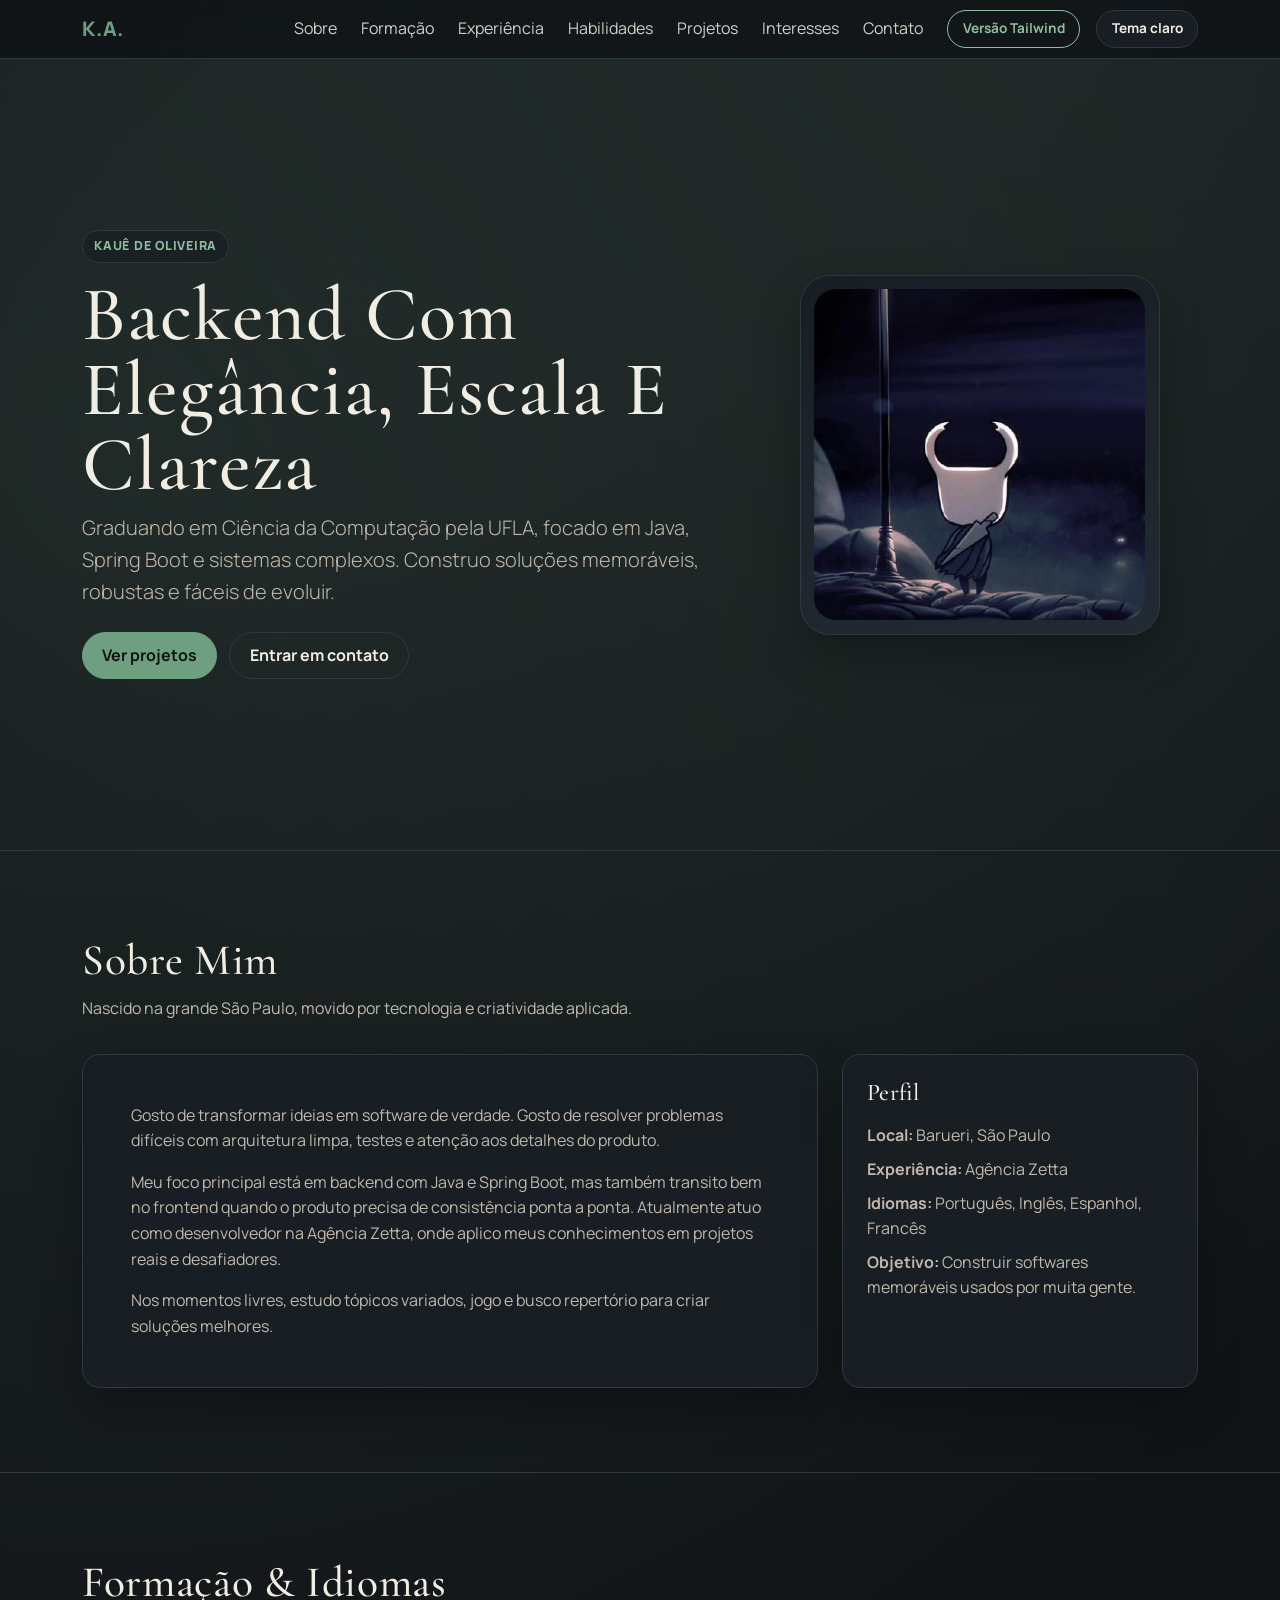
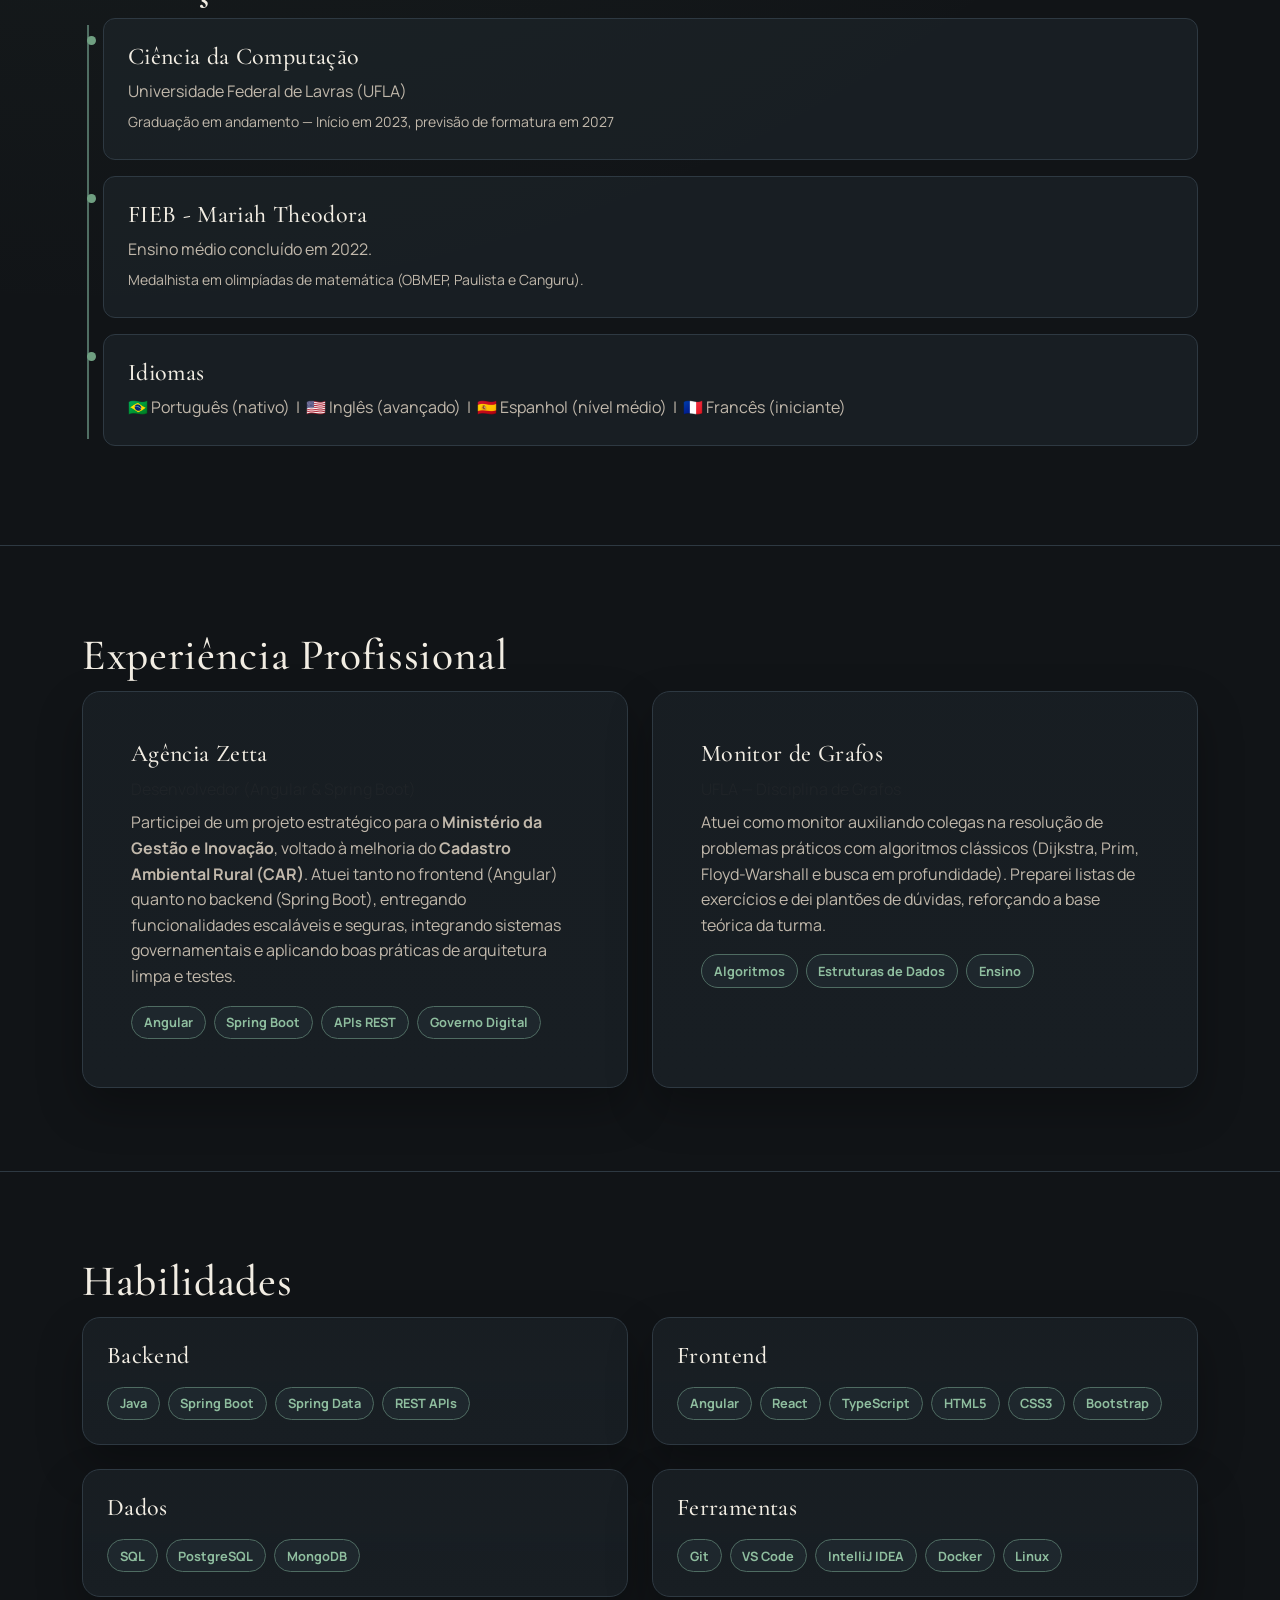
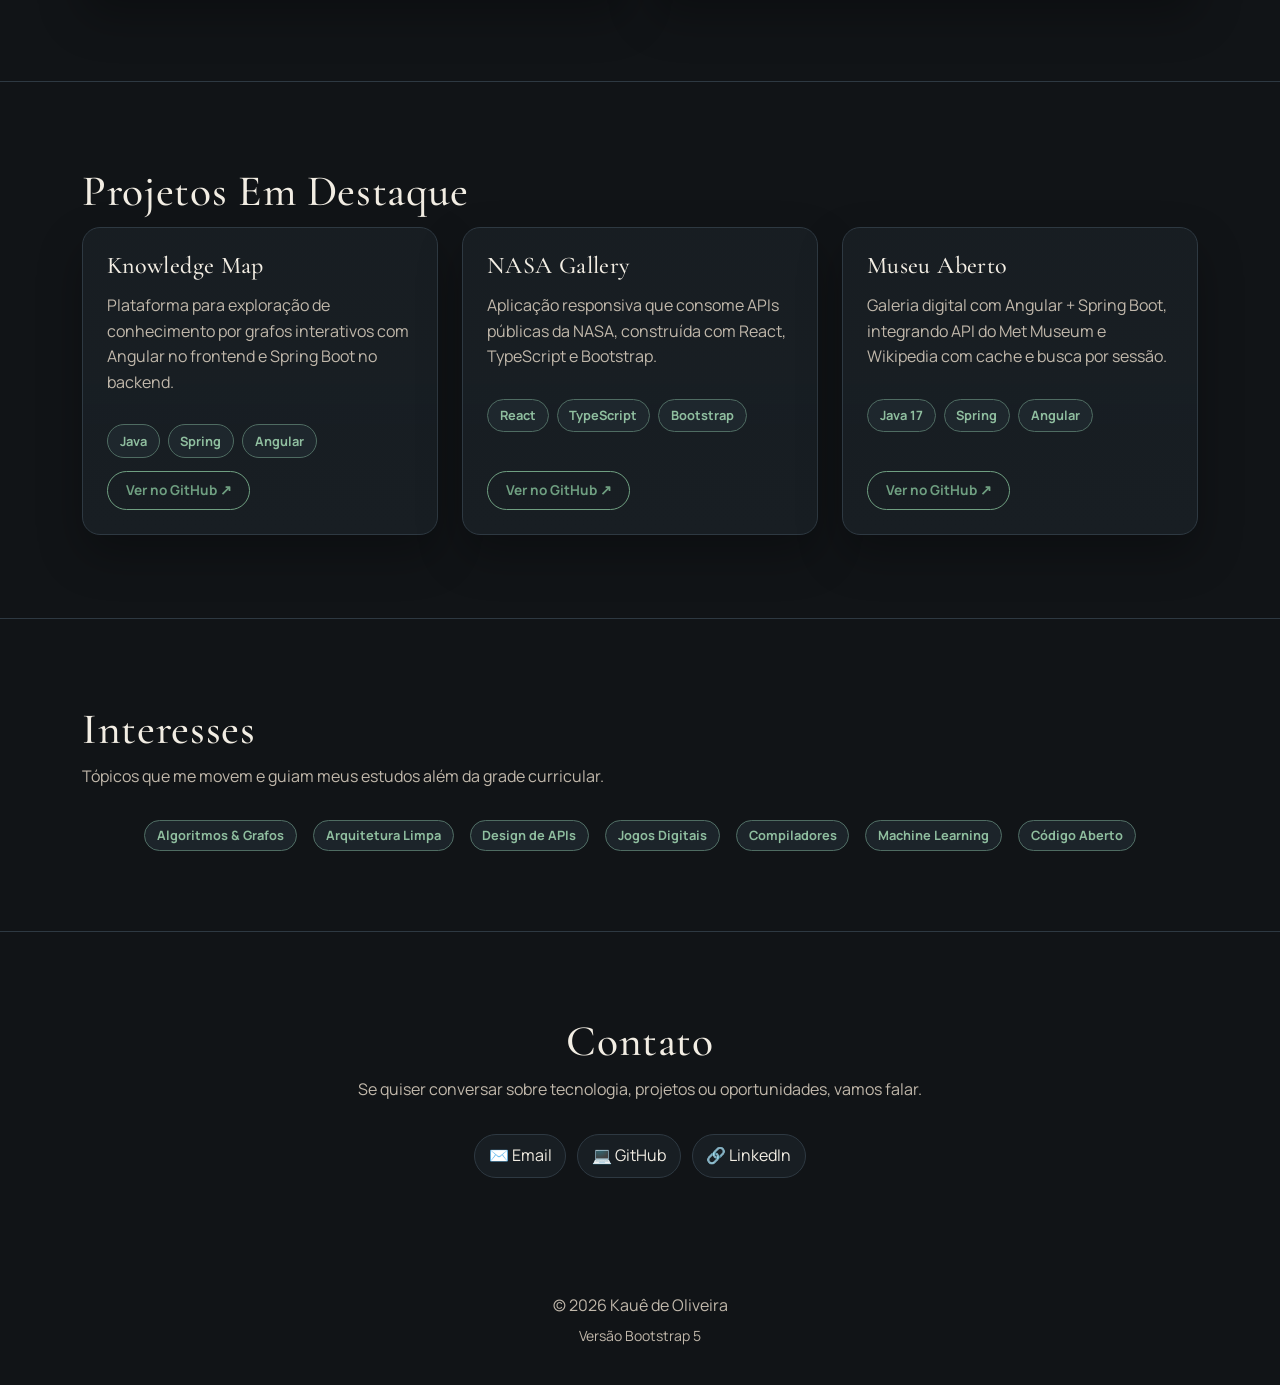
<file: index.html>
<!DOCTYPE html>
<html lang="pt-BR" data-theme="dark">
<head>
  <meta charset="UTF-8">
  <meta name="viewport" content="width=device-width, initial-scale=1.0">
  <title>Kauê de Oliveira | Página Pessoal</title>
  <meta name="description" content="Página pessoal de Kauê de Oliveira - Backend, Java, Spring Boot.">
  <meta property="og:type" content="website">
  <meta property="og:title" content="Kauê de Oliveira | Página Pessoal">
  <meta property="og:description" content="Página pessoal com Bootstrap 5, tema claro/escuro e portfolio de projetos.">
  <meta property="og:url" content="https://kaue-oliveira.github.io/kaue-oliveira/">
  <meta property="og:image" content="assets/preview-card.svg">
  <meta property="og:image:alt" content="Preview da página pessoal de Kauê de Oliveira">
  <meta name="twitter:card" content="summary_large_image">
  <meta name="twitter:title" content="Kauê de Oliveira | Página Pessoal">
  <meta name="twitter:description" content="Visual editorial elegante com Bootstrap 5.">
  <meta name="twitter:image" content="assets/preview-card.svg">
  <link rel="icon" type="image/svg+xml" href="assets/favicon.svg">
  <link rel="preconnect" href="https://fonts.googleapis.com">
  <link rel="preconnect" href="https://fonts.gstatic.com" crossorigin>
  <link href="https://fonts.googleapis.com/css2?family=Cormorant+Garamond:wght@600;700&family=Manrope:wght@400;500;700;800&display=swap" rel="stylesheet">
  <link href="https://cdn.jsdelivr.net/npm/bootstrap@5.3.3/dist/css/bootstrap.min.css" rel="stylesheet">
  <link rel="stylesheet" href="css/style.css">
</head>
<body>
  <header class="site-header navbar navbar-expand-lg">
    <div class="container">
      <a class="navbar-brand brand-mark" href="#inicio">K.A.</a>
      <button class="navbar-toggler" type="button" data-bs-toggle="collapse" data-bs-target="#menuBootstrap" aria-controls="menuBootstrap" aria-expanded="false" aria-label="Abrir navegação">
        <span class="navbar-toggler-icon"></span>
      </button>
      <div class="collapse navbar-collapse" id="menuBootstrap">
        <ul class="navbar-nav ms-auto align-items-lg-center gap-lg-2">
          <li class="nav-item"><a class="nav-link" href="#sobre">Sobre</a></li>
          <li class="nav-item"><a class="nav-link" href="#formacao">Formação</a></li>
          <li class="nav-item"><a class="nav-link" href="#experiencia">Experiência</a></li>
          <li class="nav-item"><a class="nav-link" href="#habilidades">Habilidades</a></li>
          <li class="nav-item"><a class="nav-link" href="#projetos">Projetos</a></li>
          <li class="nav-item"><a class="nav-link" href="#interesses">Interesses</a></li>
          <li class="nav-item"><a class="nav-link" href="#contato">Contato</a></li>
          <li class="nav-item ms-lg-2"><a class="version-switch" href="tailwind/index.html" title="Ver versão com Tailwind CSS">Versão Tailwind</a></li>
          <li class="nav-item ms-lg-2"><button class="theme-toggle" data-theme-toggle type="button">Tema claro</button></li>
        </ul>
      </div>
    </div>
  </header>

  <main>
    <section id="inicio" class="hero section">
      <div class="container">
        <div class="row align-items-center g-5">
          <div class="col-lg-7 hero-center-mobile reveal">
            <span class="eyebrow">Kauê de Oliveira</span>
            <h1>Backend Com Elegância, Escala E Clareza</h1>
            <p class="lead">Graduando em Ciência da Computação pela UFLA, focado em Java, Spring Boot e sistemas complexos. Construo soluções memoráveis, robustas e fáceis de evoluir.</p>
            <div class="action-row">
              <a class="btn-solid" href="#projetos">Ver projetos</a>
              <a class="btn-outline" href="#contato">Entrar em contato</a>
            </div>
          </div>
          <div class="col-lg-5 d-flex justify-content-center reveal">
            <div class="hero-photo">
              <img src="image.png" alt="Foto de Kauê de Oliveira" onerror="this.style.display='none'">
            </div>
          </div>
        </div>
      </div>
    </section>

    <section id="sobre" class="section">
      <div class="container">
        <h2 class="section-title reveal">Sobre Mim</h2>
        <p class="section-subtitle reveal">Nascido na grande São Paulo, movido por tecnologia e criatividade aplicada.</p>
        <div class="row g-4">
          <div class="col-lg-8 reveal">
            <div class="panel p-4 p-lg-5">
              <p>Gosto de transformar ideias em software de verdade. Gosto de resolver problemas difíceis com arquitetura limpa, testes e atenção aos detalhes do produto.</p>
              <p>Meu foco principal está em backend com Java e Spring Boot, mas também transito bem no frontend quando o produto precisa de consistência ponta a ponta. Atualmente atuo como desenvolvedor na Agência Zetta, onde aplico meus conhecimentos em projetos reais e desafiadores.</p>
              <p class="mb-0">Nos momentos livres, estudo tópicos variados, jogo e busco repertório para criar soluções melhores.</p>
            </div>
          </div>
          <div class="col-lg-4 reveal">
            <div class="panel p-4 h-100">
              <h3 class="h4 mb-3">Perfil</h3>
              <p class="mb-2"><strong>Local:</strong> Barueri, São Paulo</p>
              <p class="mb-2"><strong>Experiência:</strong> Agência Zetta</p>
              <p class="mb-2"><strong>Idiomas:</strong> Português, Inglês, Espanhol, Francês</p>
              <p class="mb-0"><strong>Objetivo:</strong> Construir softwares memoráveis usados por muita gente.</p>
            </div>
          </div>
        </div>
      </div>
    </section>

    <section id="formacao" class="section">
      <div class="container">
        <h2 class="section-title reveal">Formação & Idiomas</h2>
        <div class="timeline reveal">
          <article class="panel-soft p-4 timeline-item">
            <h3 class="h4 mb-2">Ciência da Computação</h3>
            <p class="mb-1">Universidade Federal de Lavras (UFLA)</p>
            <small>Graduação em andamento — Início em 2023, previsão de formatura em 2027</small>
          </article>
          <article class="panel-soft p-4 timeline-item">
            <h3 class="h4 mb-2">FIEB - Mariah Theodora</h3>
            <p class="mb-1">Ensino médio concluído em 2022.</p>
            <small>Medalhista em olimpíadas de matemática (OBMEP, Paulista e Canguru).</small>
          </article>
          <article class="panel-soft p-4 timeline-item">
            <h3 class="h4 mb-2">Idiomas</h3>
            <p class="mb-0">🇧🇷 Português (nativo) &nbsp;|&nbsp; 🇺🇸 Inglês (avançado) &nbsp;|&nbsp; 🇪🇸 Espanhol (nível médio) &nbsp;|&nbsp; 🇫🇷 Francês (iniciante)</p>
          </article>
        </div>
      </div>
    </section>

    <section id="experiencia" class="section">
      <div class="container">
        <h2 class="section-title reveal">Experiência Profissional</h2>
        <div class="row g-4">
          <!-- Card Zetta (detalhado) -->
          <div class="col-md-6 reveal">
            <div class="panel p-4 p-lg-5 h-100">
              <h3 class="h4 mb-2">Agência Zetta</h3>
              <p class="text-muted mb-2">Desenvolvedor (Angular & Spring Boot)</p>
              <p>Participei de um projeto estratégico para o <strong>Ministério da Gestão e Inovação</strong>, voltado à melhoria do <strong>Cadastro Ambiental Rural (CAR)</strong>. Atuei tanto no frontend (Angular) quanto no backend (Spring Boot), entregando funcionalidades escaláveis e seguras, integrando sistemas governamentais e aplicando boas práticas de arquitetura limpa e testes.</p>
              <div class="chips">
                <span class="chip">Angular</span>
                <span class="chip">Spring Boot</span>
                <span class="chip">APIs REST</span>
                <span class="chip">Governo Digital</span>
              </div>
            </div>
          </div>
          <!-- Card Monitor de Grafos -->
          <div class="col-md-6 reveal">
            <div class="panel p-4 p-lg-5 h-100">
              <h3 class="h4 mb-2">Monitor de Grafos</h3>
              <p class="text-muted mb-2">UFLA — Disciplina de Grafos</p>
              <p>Atuei como monitor auxiliando colegas na resolução de problemas práticos com algoritmos clássicos (Dijkstra, Prim, Floyd-Warshall e busca em profundidade). Preparei listas de exercícios e dei plantões de dúvidas, reforçando a base teórica da turma.</p>
              <div class="chips">
                <span class="chip">Algoritmos</span>
                <span class="chip">Estruturas de Dados</span>
                <span class="chip">Ensino</span>
              </div>
            </div>
          </div>
        </div>
      </div>
    </section>

    <section id="habilidades" class="section">
      <div class="container">
        <h2 class="section-title reveal">Habilidades</h2>
        <div class="row g-4">
          <div class="col-md-6 reveal">
            <div class="panel p-4 h-100">
              <h3 class="h4 mb-3">Backend</h3>
              <div class="chips">
                <span class="chip">Java</span>
                <span class="chip">Spring Boot</span>
                <span class="chip">Spring Data</span>
                <span class="chip">REST APIs</span>
              </div>
            </div>
          </div>
          <div class="col-md-6 reveal">
            <div class="panel p-4 h-100">
              <h3 class="h4 mb-3">Frontend</h3>
              <div class="chips">
                <span class="chip">Angular</span>
                <span class="chip">React</span>
                <span class="chip">TypeScript</span>
                <span class="chip">HTML5</span>
                <span class="chip">CSS3</span>
                <span class="chip">Bootstrap</span>
              </div>
            </div>
          </div>
          <div class="col-md-6 reveal">
            <div class="panel p-4 h-100">
              <h3 class="h4 mb-3">Dados</h3>
              <div class="chips">
                <span class="chip">SQL</span>
                <span class="chip">PostgreSQL</span>
                <span class="chip">MongoDB</span>
              </div>
            </div>
          </div>
          <div class="col-md-6 reveal">
            <div class="panel p-4 h-100">
              <h3 class="h4 mb-3">Ferramentas</h3>
              <div class="chips">
                <span class="chip">Git</span>
                <span class="chip">VS Code</span>
                <span class="chip">IntelliJ IDEA</span>
                <span class="chip">Docker</span>
                <span class="chip">Linux</span>
              </div>
            </div>
          </div>
        </div>
      </div>
    </section>

    <section id="projetos" class="section">
      <div class="container">
        <h2 class="section-title reveal">Projetos Em Destaque</h2>
        <div class="row g-4">
          <div class="col-lg-4 col-md-6 reveal">
            <article class="panel p-4 project-card">
              <h3 class="h4 mb-0">Knowledge Map</h3>
              <p>Plataforma para exploração de conhecimento por grafos interativos com Angular no frontend e Spring Boot no backend.</p>
              <div class="chips">
                <span class="chip">Java</span>
                <span class="chip">Spring</span>
                <span class="chip">Angular</span>
              </div>
              <a class="project-link" href="https://github.com/kaue-oliveira/knowledgeMap" target="_blank" rel="noopener noreferrer">Ver no GitHub ↗</a>
            </article>
          </div>

          <div class="col-lg-4 col-md-6 reveal">
            <article class="panel p-4 project-card">
              <h3 class="h4 mb-0">NASA Gallery</h3>
              <p>Aplicação responsiva que consome APIs públicas da NASA, construída com React, TypeScript e Bootstrap.</p>
              <div class="chips">
                <span class="chip">React</span>
                <span class="chip">TypeScript</span>
                <span class="chip">Bootstrap</span>
              </div>
              <a class="project-link" href="https://github.com/kaue-oliveira/nasa-gallery" target="_blank" rel="noopener noreferrer">Ver no GitHub ↗</a>
            </article>
          </div>

          <div class="col-lg-4 col-md-6 reveal">
            <article class="panel p-4 project-card">
              <h3 class="h4 mb-0">Museu Aberto</h3>
              <p>Galeria digital com Angular + Spring Boot, integrando API do Met Museum e Wikipedia com cache e busca por sessão.</p>
              <div class="chips">
                <span class="chip">Java 17</span>
                <span class="chip">Spring</span>
                <span class="chip">Angular</span>
              </div>
              <a class="project-link" href="https://github.com/kaue-oliveira/museu-aberto" target="_blank" rel="noopener noreferrer">Ver no GitHub ↗</a>
            </article>
          </div>
        </div>
      </div>
    </section>

    <section id="interesses" class="section">
      <div class="container">
        <h2 class="section-title reveal">Interesses</h2>
        <p class="section-subtitle reveal">Tópicos que me movem e guiam meus estudos além da grade curricular.</p>
        <div class="row g-3 justify-content-center">
          <div class="col-auto reveal"><span class="chip">Algoritmos & Grafos</span></div>
          <div class="col-auto reveal"><span class="chip">Arquitetura Limpa</span></div>
          <div class="col-auto reveal"><span class="chip">Design de APIs</span></div>
          <div class="col-auto reveal"><span class="chip">Jogos Digitais</span></div>
          <div class="col-auto reveal"><span class="chip">Compiladores</span></div>
          <div class="col-auto reveal"><span class="chip">Machine Learning</span></div>
          <div class="col-auto reveal"><span class="chip">Código Aberto</span></div>
        </div>
      </div>
    </section>

    <section id="contato" class="section text-center">
      <div class="container reveal">
        <h2 class="section-title">Contato</h2>
        <p class="section-subtitle">Se quiser conversar sobre tecnologia, projetos ou oportunidades, vamos falar.</p>
        <div class="contact-pills">
          <a class="contact-pill" href="mailto:kaueolivsil@gmail.com">✉️ Email</a>
          <a class="contact-pill" href="https://github.com/kaue-oliveira" target="_blank" rel="noopener noreferrer">💻 GitHub</a>
          <a class="contact-pill" href="https://www.linkedin.com/in/kau%C3%AA-oliveira-577441258/" target="_blank" rel="noopener noreferrer">🔗 LinkedIn</a>
        </div>
      </div>
    </section>
  </main>

  <footer class="footer">
    <p class="mb-1">© 2026 Kauê de Oliveira</p>
    <small>Versão Bootstrap 5</small>
  </footer>

  <script src="https://cdn.jsdelivr.net/npm/bootstrap@5.3.3/dist/js/bootstrap.bundle.min.js"></script>
  <script src="js/script.js"></script>
</body>
</html>
</file>
<file: css/style.css>
:root {
  --bg: #111417;
  --surface: #181e23;
  --surface-2: #222b32;
  --text: #f2ede3;
  --muted: #c1b8ab;
  --line: #2e3942;
  --brand: #6f9f81;
  --brand-2: #8fbe9f;
  --brand-ink: #0d1510;
  --radius: 18px;
  --radius-sm: 12px;
  --shadow: 0 20px 45px rgba(0, 0, 0, 0.28);
}

html[data-theme="light"] {
  --bg: #efe7da;
  --surface: #f7f1e7;
  --surface-2: #ebe2d4;
  --text: #2f362f;
  --muted: #66655f;
  --line: #d4c8b8;
  --brand: #4f7f5d;
  --brand-2: #6f9d7c;
  --brand-ink: #f6f1e8;
  --shadow: 0 20px 40px rgba(68, 74, 64, 0.14);
}

* {
  box-sizing: border-box;
}

html {
  scroll-behavior: smooth;
}

body {
  margin: 0;
  color: var(--text);
  background:
    radial-gradient(circle at 8% 10%, rgba(111, 159, 129, 0.14), transparent 34%),
    radial-gradient(circle at 88% -4%, rgba(143, 190, 159, 0.11), transparent 30%),
    var(--bg);
  font-family: "Manrope", "Segoe UI", sans-serif;
  line-height: 1.6;
  transition: background-color 0.25s ease, color 0.25s ease;
}

.container {
  width: min(1140px, 100% - 2rem);
  margin-inline: auto;
}

.simple-header-row {
  display: flex;
  justify-content: space-between;
  align-items: center;
  padding: 0.85rem 0;
}

h1,
h2,
h3,
h4,
h5 {
  font-family: "Cormorant Garamond", Georgia, serif;
  letter-spacing: 0.015em;
  color: var(--text);
}

p,
li,
small {
  color: var(--muted);
}

a {
  color: inherit;
}

section[id] {
  scroll-margin-top: 90px;
}

.site-header {
  position: sticky;
  top: 0;
  z-index: 1000;
  backdrop-filter: blur(9px);
  background: color-mix(in srgb, var(--bg) 88%, transparent);
  border-bottom: 1px solid var(--line);
}

.navbar .nav-link {
  color: var(--text) !important;
  opacity: 0.86;
}

.navbar .nav-link:hover {
  color: var(--brand) !important;
  opacity: 1;
}

.site-header a[href^="#"].is-active,
.navbar .nav-link.is-active {
  color: var(--brand) !important;
  opacity: 1;
}

.site-header a[href^="#"].is-active {
  text-decoration: underline;
  text-decoration-color: color-mix(in srgb, var(--brand) 78%, transparent);
  text-underline-offset: 0.35rem;
  text-decoration-thickness: 2px;
}

.navbar-toggler {
  border-color: var(--line) !important;
}

.navbar-toggler:focus {
  box-shadow: 0 0 0 0.2rem color-mix(in srgb, var(--brand) 32%, transparent) !important;
}

.navbar-toggler-icon {
  background-image: url("data:image/svg+xml,%3csvg xmlns='http://www.w3.org/2000/svg' viewBox='0 0 30 30'%3e%3cpath stroke='rgba(220,225,220,0.9)' stroke-linecap='round' stroke-miterlimit='10' stroke-width='2' d='M4 7h22M4 15h22M4 23h22'/%3e%3c/svg%3e") !important;
}

.brand-mark {
  color: var(--brand);
  font-weight: 800;
  font-size: 1.25rem;
  letter-spacing: 0.04em;
}

.theme-toggle,
.version-switch {
  border: 1px solid var(--line);
  border-radius: 999px;
  background: var(--surface);
  color: var(--text);
  font-weight: 700;
  padding: 0.45rem 0.9rem;
  transition: transform 0.18s ease, background-color 0.2s ease;
  cursor: pointer;
  text-decoration: none;
  display: inline-block;
  font-size: 0.85rem;
}

.version-switch {
  border-color: var(--brand-2);
  color: var(--brand-2);
  background: transparent;
}

.version-switch:hover {
  background: var(--brand);
  color: var(--brand-ink);
  border-color: var(--brand);
  transform: translateY(-1px);
}

.theme-toggle:hover {
  transform: translateY(-1px);
  background: var(--surface-2);
}

.section {
  padding: 5.2rem 0;
  border-bottom: 1px solid var(--line);
}

.section:last-of-type {
  border-bottom: 0;
}

.section-title {
  font-size: clamp(2rem, 3.4vw, 3.15rem);
  margin: 0 0 0.6rem;
}

.section-subtitle {
  margin: 0 0 2rem;
}

.hero {
  min-height: min(88vh, 900px);
  display: grid;
  align-items: center;
}

.hero h1 {
  font-size: clamp(2.3rem, 6vw, 4.9rem);
  line-height: 0.98;
  margin: 0.85rem 0 0.6rem;
}

.hero .lead {
  max-width: 62ch;
  margin: 0;
}

.eyebrow {
  display: inline-flex;
  align-items: center;
  gap: 0.35rem;
  border: 1px solid var(--line);
  border-radius: 999px;
  padding: 0.35rem 0.7rem;
  background: color-mix(in srgb, var(--surface) 72%, transparent);
  color: var(--brand-2);
  font-size: 0.78rem;
  font-weight: 800;
  letter-spacing: 0.06em;
  text-transform: uppercase;
}

.hero-photo {
  width: min(360px, 100%);
  aspect-ratio: 1;
  border-radius: 30px;
  border: 1px solid var(--line);
  background: linear-gradient(165deg, var(--surface), var(--surface-2));
  box-shadow: var(--shadow);
  padding: 0.85rem;
}

.hero-photo img {
  width: 100%;
  height: 100%;
  object-fit: cover;
  border-radius: 22px;
}

.action-row {
  display: flex;
  gap: 0.75rem;
  flex-wrap: wrap;
  margin-top: 1.5rem;
}

.btn-solid,
.btn-outline {
  border-radius: 999px;
  padding: 0.62rem 1.2rem;
  text-decoration: none;
  font-weight: 700;
  transition: transform 0.18s ease, background-color 0.2s ease, border-color 0.2s ease;
  cursor: pointer;
}

.btn-solid {
  border: 1px solid var(--brand);
  background: var(--brand);
  color: var(--brand-ink);
}

.btn-outline {
  border: 1px solid var(--line);
  background: transparent;
  color: var(--text);
}

.btn-solid:hover,
.btn-outline:hover {
  transform: translateY(-2px);
}

.panel {
  border: 1px solid var(--line);
  border-radius: var(--radius);
  background: linear-gradient(180deg, color-mix(in srgb, var(--surface) 94%, transparent), var(--surface));
  box-shadow: var(--shadow);
}

.panel-soft {
  border: 1px solid var(--line);
  border-radius: var(--radius-sm);
  background: color-mix(in srgb, var(--surface-2) 45%, transparent);
}

.chips {
  display: flex;
  flex-wrap: wrap;
  gap: 0.5rem;
}

.chip {
  border-radius: 999px;
  padding: 0.34rem 0.74rem;
  border: 1px solid color-mix(in srgb, var(--brand) 50%, var(--line));
  background: color-mix(in srgb, var(--surface-2) 70%, transparent);
  color: var(--brand-2);
  font-size: 0.8rem;
  font-weight: 700;
}

.timeline {
  position: relative;
  padding-left: 1.3rem;
}

.timeline::before {
  content: "";
  position: absolute;
  left: 0.33rem;
  top: 0.45rem;
  bottom: 0.45rem;
  width: 2px;
  background: color-mix(in srgb, var(--brand) 52%, var(--line));
}

.timeline-item {
  position: relative;
  margin-bottom: 1rem;
}

.timeline-item::before {
  content: "";
  position: absolute;
  left: -1.06rem;
  top: 1.1rem;
  width: 0.55rem;
  height: 0.55rem;
  border-radius: 50%;
  background: var(--brand);
}

.project-card {
  display: flex;
  flex-direction: column;
  gap: 0.8rem;
  height: 100%;
}

/* NOVO ESTILO DO BOTÃO "Ver no GitHub" */
.project-link {
  margin-top: auto;
  border-radius: 999px;
  text-decoration: none;
  display: inline-flex;
  align-items: center;
  gap: 0.25rem;
  border: 1px solid var(--brand);
  color: var(--brand);
  background: transparent;
  font-weight: 700;
  padding: 0.5rem 1.1rem;
  transition: all 0.2s ease;
  font-size: 0.85rem;
  width: fit-content;
}

.project-link:hover {
  background: var(--brand);
  color: var(--brand-ink);
  transform: translateY(-2px);
}

.contact-pills {
  display: flex;
  flex-wrap: wrap;
  gap: 0.7rem;
  justify-content: center;
}

.contact-pill {
  display: inline-flex;
  align-items: center;
  gap: 0.45rem;
  border: 1px solid var(--line);
  border-radius: 999px;
  text-decoration: none;
  padding: 0.5rem 0.85rem;
  background: var(--surface);
}

.contact-pill:hover {
  border-color: var(--brand);
}

.footer {
  padding: 2rem 0 2.3rem;
  text-align: center;
  color: var(--muted);
}

.reveal {
  opacity: 0;
  transform: translateY(18px);
  transition: opacity 0.45s ease, transform 0.45s ease;
}

.reveal.is-visible {
  opacity: 1;
  transform: translateY(0);
}

@media (max-width: 992px) {
  .hero-center-mobile {
    text-align: center;
  }

  .hero-center-mobile .action-row {
    justify-content: center;
  }
}

@media (max-width: 768px) {
  .section {
    padding: 4.2rem 0;
  }
}
</file>
